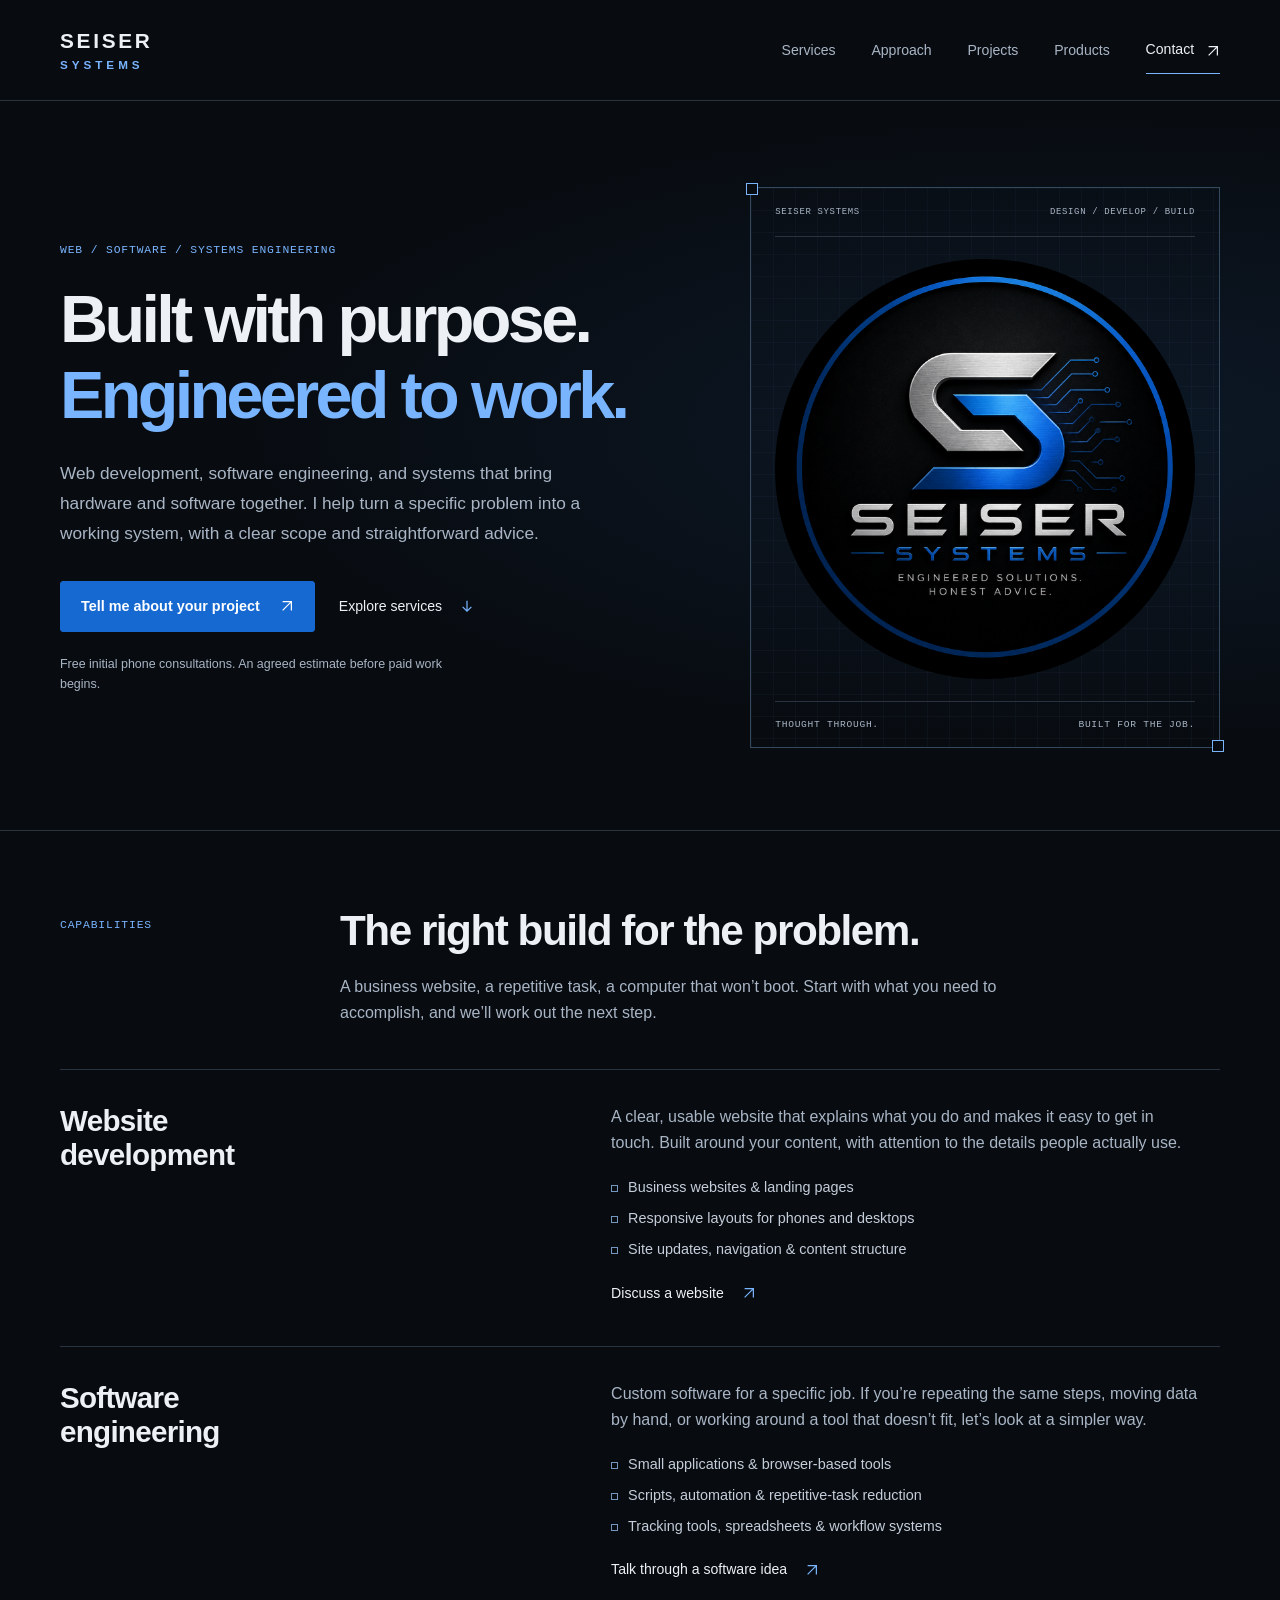
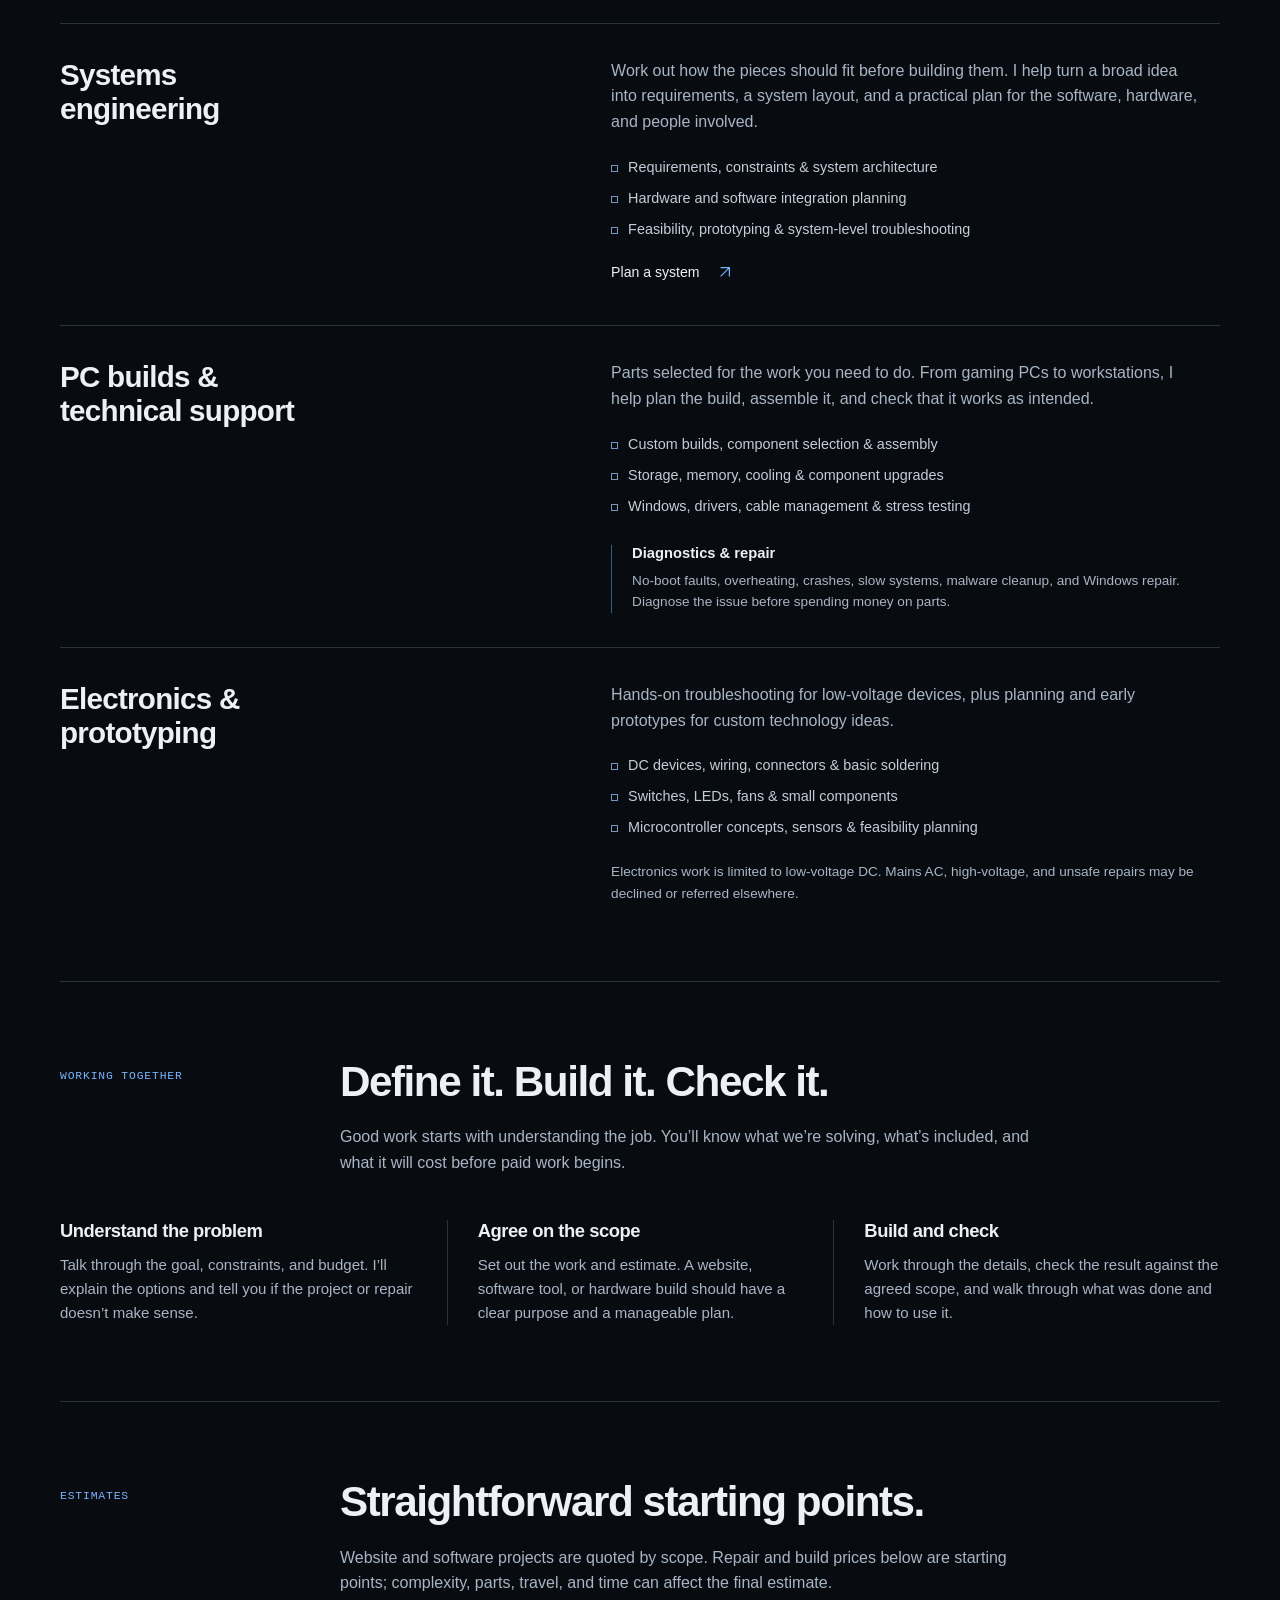
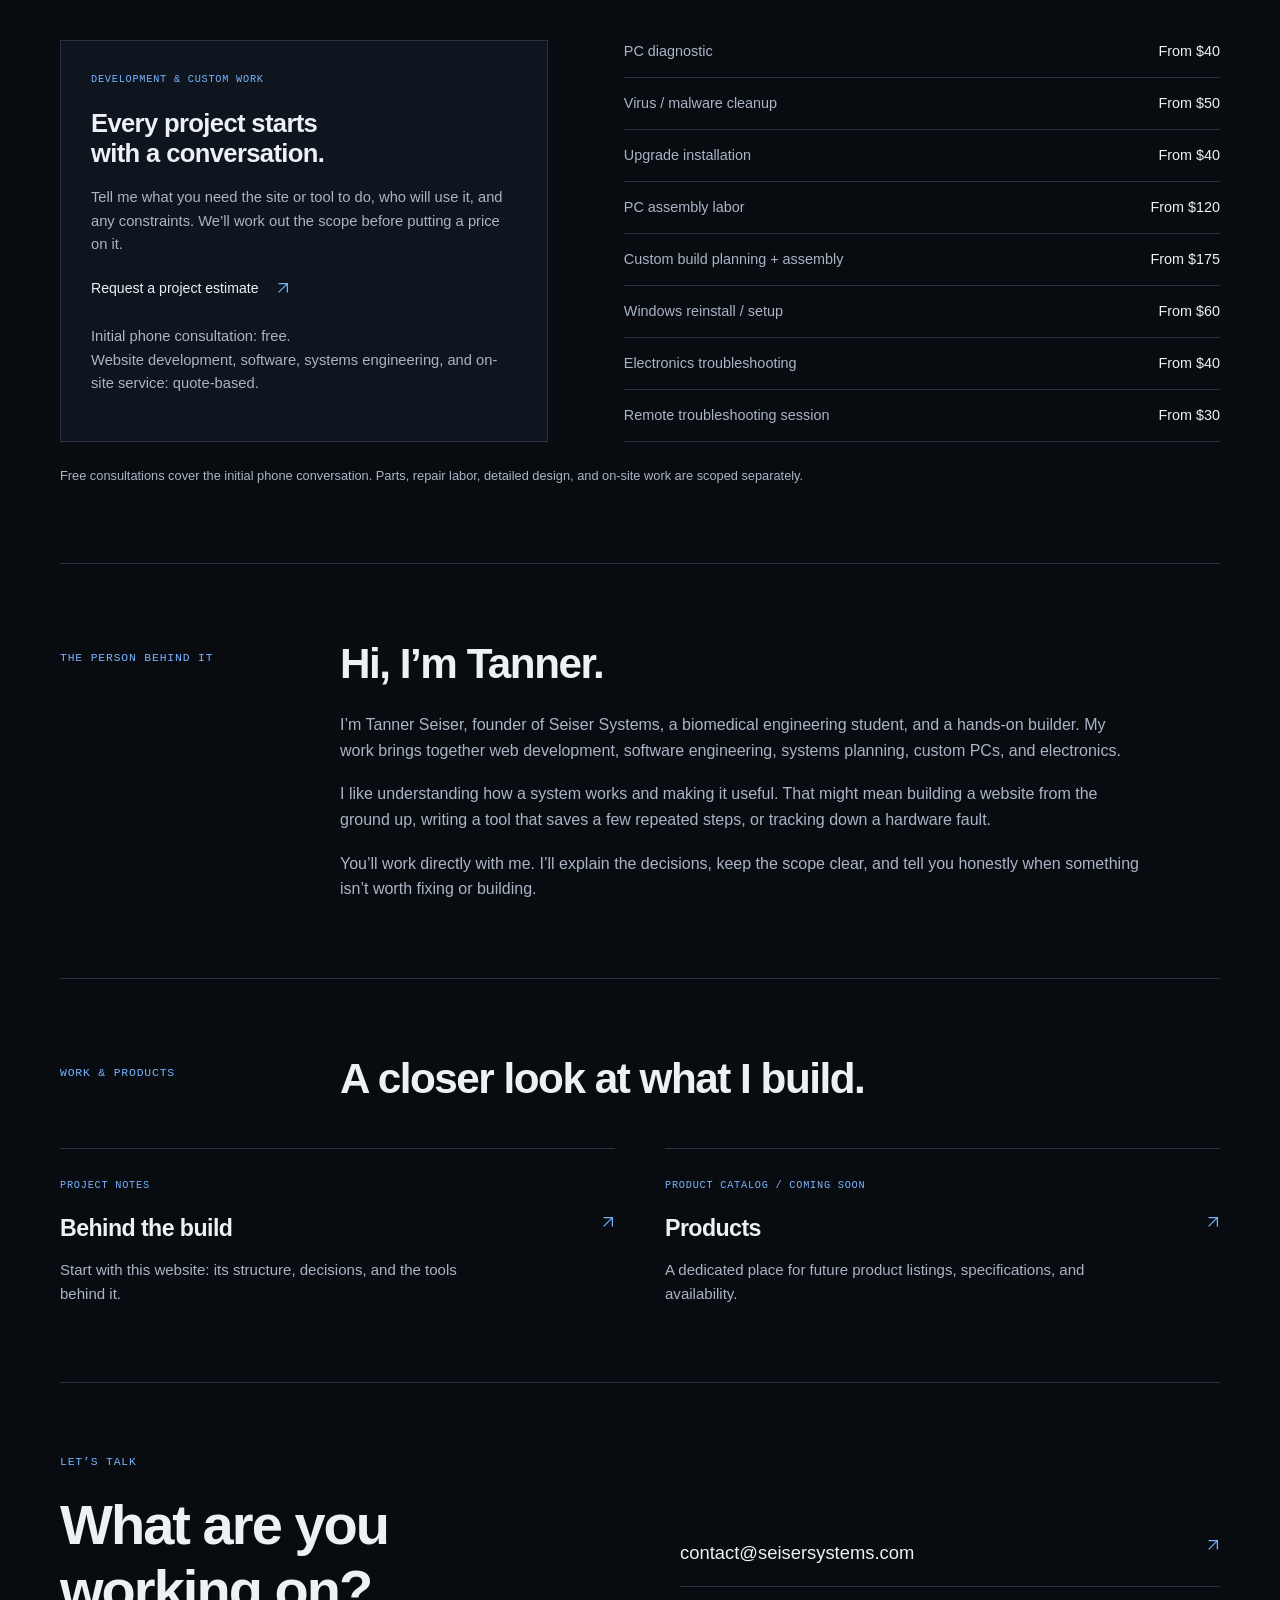
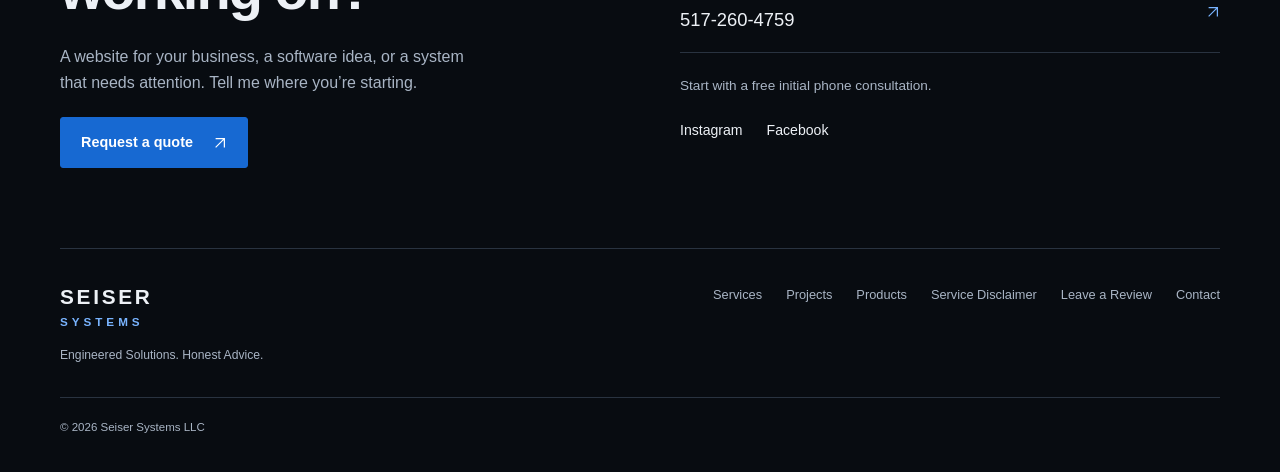
<file: index.html>
<!doctype html>
<html lang="en">
  <head>
    <meta charset="utf-8">
    <meta name="viewport" content="width=device-width, initial-scale=1">
    <title>Seiser Systems | Web Development, Software &amp; Systems Engineering</title>
    <meta name="description" content="Web development, software engineering, systems engineering, custom PCs, and electronics troubleshooting by Tanner Seiser. Clear scope, practical engineering, and honest advice.">
    <link rel="icon" href="assets/logos/seiser-systems-logo.png">
    <link rel="stylesheet" href="css/style.css">
  </head>
  <body>
    <a class="skip-link" href="#main-content">Skip to content</a>
    <header class="site-header">
      <div class="site-header-inner">
        <a class="wordmark" href="index.html" aria-label="Seiser Systems home">SEISER<span>SYSTEMS</span></a>
        <nav class="primary-nav" aria-label="Main navigation">
          <a href="index.html#services">Services</a>
          <a href="index.html#approach">Approach</a>
          <a href="pages/projects.html">Projects</a>
          <a href="pages/products.html">Products</a>
          <a href="index.html#contact">Contact <svg class="arrow-icon" viewBox="0 0 16 16" fill="none" aria-hidden="true" focusable="false"><path d="M3 13 13 3M3 3h10v10" stroke="currentColor" stroke-width="1.4"/></svg></a>
        </nav>
      </div>
    </header>
    <main id="main-content">
      <section class="hero home-hero" id="top" aria-labelledby="home-heading">
        <div class="hero-inner">
          <div class="hero-copy">
            <p class="eyebrow">Web / Software / Systems engineering</p>
            <h1 id="home-heading">Built with purpose. <br><span>Engineered to work.</span></h1>
            <p class="hero-summary">Web development, software engineering, and systems that bring hardware and software together. I help turn a specific problem into a working system, with a clear scope and straightforward advice.</p>
            <div class="hero-actions">
              <a class="button button-primary" href="https://forms.gle/vS6BLfuFiEZz8chR6">Tell me about your project <svg class="arrow-icon" viewBox="0 0 16 16" fill="none" aria-hidden="true" focusable="false"><path d="M3 13 13 3M3 3h10v10" stroke="currentColor" stroke-width="1.4"/></svg></a>
              <a class="text-link" href="#services">Explore services <svg class="arrow-icon" viewBox="0 0 16 16" fill="none" aria-hidden="true" focusable="false"><path d="M8 2v12m-5-5 5 5 5-5" stroke="currentColor" stroke-width="1.4"/></svg></a>
            </div>
            <p class="consultation-note">Free initial phone consultations. An agreed estimate before paid work begins.</p>
          </div>
          <figure class="brand-drawing">
            <div class="drawing-heading">
              <span>SEISER SYSTEMS</span>
              <span>DESIGN / DEVELOP / BUILD</span>
            </div>
            <img src="assets/logos/seiser-systems-logo.png" alt="Seiser Systems — Engineered Solutions. Honest Advice." width="1254" height="1254" fetchpriority="high">
            <figcaption><span>Thought through.</span><span>Built for the job.</span></figcaption>
          </figure>
        </div>
      </section>
      <section class="section services-section" id="services" aria-labelledby="services-heading">
        <div class="section-heading">
          <p class="section-kicker">Capabilities</p>
          <div>
            <h2 id="services-heading">The right build for the problem.</h2>
            <p>A business website, a repetitive task, a computer that won&rsquo;t boot. Start with what you need to accomplish, and we&rsquo;ll work out the next step.</p>
          </div>
        </div>
        <article class="service-row" id="web-development" aria-labelledby="web-heading">
          <div class="service-title">
            <h3 id="web-heading">Website <br>development</h3>
          </div>
          <div class="service-description">
            <p>A clear, usable website that explains what you do and makes it easy to get in touch. Built around your content, with attention to the details people actually use.</p>
            <ul class="service-details">
              <li>Business websites &amp; landing pages</li>
              <li>Responsive layouts for phones and desktops</li>
              <li>Site updates, navigation &amp; content structure</li>
            </ul>
            <a class="text-link" href="https://forms.gle/vS6BLfuFiEZz8chR6">Discuss a website <svg class="arrow-icon" viewBox="0 0 16 16" fill="none" aria-hidden="true" focusable="false"><path d="M3 13 13 3M3 3h10v10" stroke="currentColor" stroke-width="1.4"/></svg></a>
          </div>
        </article>
        <article class="service-row" id="custom-tech-solutions" aria-labelledby="software-heading">
          <div class="service-title">
            <h3 id="software-heading">Software <br>engineering</h3>
          </div>
          <div class="service-description">
            <p>Custom software for a specific job. If you&rsquo;re repeating the same steps, moving data by hand, or working around a tool that doesn&rsquo;t fit, let&rsquo;s look at a simpler way.</p>
            <ul class="service-details">
              <li>Small applications &amp; browser-based tools</li>
              <li>Scripts, automation &amp; repetitive-task reduction</li>
              <li>Tracking tools, spreadsheets &amp; workflow systems</li>
            </ul>
            <a class="text-link" href="https://forms.gle/vS6BLfuFiEZz8chR6">Talk through a software idea <svg class="arrow-icon" viewBox="0 0 16 16" fill="none" aria-hidden="true" focusable="false"><path d="M3 13 13 3M3 3h10v10" stroke="currentColor" stroke-width="1.4"/></svg></a>
          </div>
        </article>
        <article class="service-row" id="systems-engineering" aria-labelledby="systems-heading">
          <div class="service-title">
            <h3 id="systems-heading">Systems <br>engineering</h3>
          </div>
          <div class="service-description">
            <p>Work out how the pieces should fit before building them. I help turn a broad idea into requirements, a system layout, and a practical plan for the software, hardware, and people involved.</p>
            <ul class="service-details">
              <li>Requirements, constraints &amp; system architecture</li>
              <li>Hardware and software integration planning</li>
              <li>Feasibility, prototyping &amp; system-level troubleshooting</li>
            </ul>
            <a class="text-link" href="https://forms.gle/vS6BLfuFiEZz8chR6">Plan a system <svg class="arrow-icon" viewBox="0 0 16 16" fill="none" aria-hidden="true" focusable="false"><path d="M3 13 13 3M3 3h10v10" stroke="currentColor" stroke-width="1.4"/></svg></a>
          </div>
        </article>
        <article class="service-row" id="custom-pcs-upgrades" aria-labelledby="pcs-heading">
          <div class="service-title">
            <h3 id="pcs-heading">PC builds &amp; <br>technical support</h3>
          </div>
          <div class="service-description">
            <p>Parts selected for the work you need to do. From gaming PCs to workstations, I help plan the build, assemble it, and check that it works as intended.</p>
            <ul class="service-details">
              <li>Custom builds, component selection &amp; assembly</li>
              <li>Storage, memory, cooling &amp; component upgrades</li>
              <li>Windows, drivers, cable management &amp; stress testing</li>
            </ul>
            <div class="service-subsection" id="diagnostics-repair">
              <h4>Diagnostics &amp; repair</h4>
              <p>No-boot faults, overheating, crashes, slow systems, malware cleanup, and Windows repair. Diagnose the issue before spending money on parts.</p>
            </div>
          </div>
        </article>
        <article class="service-row" id="electronics-troubleshooting" aria-labelledby="electronics-heading">
          <div class="service-title">
            <h3 id="electronics-heading">Electronics &amp; <br>prototyping</h3>
          </div>
          <div class="service-description">
            <p>Hands-on troubleshooting for low-voltage devices, plus planning and early prototypes for custom technology ideas.</p>
            <ul class="service-details">
              <li>DC devices, wiring, connectors &amp; basic soldering</li>
              <li>Switches, LEDs, fans &amp; small components</li>
              <li>Microcontroller concepts, sensors &amp; feasibility planning</li>
            </ul>
            <p class="boundary-note">Electronics work is limited to low-voltage DC. Mains AC, high-voltage, and unsafe repairs may be declined or referred elsewhere.</p>
          </div>
        </article>
      </section>
      <section class="section" id="approach" aria-labelledby="approach-heading">
        <div class="section-heading">
          <p class="section-kicker">Working together</p>
          <div>
            <h2 id="approach-heading">Define it. Build it. Check it.</h2>
            <p>Good work starts with understanding the job. You&rsquo;ll know what we&rsquo;re solving, what&rsquo;s included, and what it will cost before paid work begins.</p>
          </div>
        </div>
        <ol class="process-list">
          <li>
            <h3>Understand the problem</h3>
            <p>Talk through the goal, constraints, and budget. I&rsquo;ll explain the options and tell you if the project or repair doesn&rsquo;t make sense.</p>
          </li>
          <li>
            <h3>Agree on the scope</h3>
            <p>Set out the work and estimate. A website, software tool, or hardware build should have a clear purpose and a manageable plan.</p>
          </li>
          <li>
            <h3>Build and check</h3>
            <p>Work through the details, check the result against the agreed scope, and walk through what was done and how to use it.</p>
          </li>
        </ol>
      </section>
      <section class="section" id="pricing" aria-labelledby="pricing-heading">
        <div class="section-heading">
          <p class="section-kicker">Estimates</p>
          <div>
            <h2 id="pricing-heading">Straightforward starting points.</h2>
            <p>Website and software projects are quoted by scope. Repair and build prices below are starting points; complexity, parts, travel, and time can affect the final estimate.</p>
          </div>
        </div>
        <div class="pricing-layout">
          <div class="project-pricing">
            <p class="section-kicker">Development &amp; custom work</p>
            <h3>Every project starts <br>with a conversation.</h3>
            <p>Tell me what you need the site or tool to do, who will use it, and any constraints. We&rsquo;ll work out the scope before putting a price on it.</p>
            <a class="text-link" href="https://forms.gle/vS6BLfuFiEZz8chR6">Request a project estimate <svg class="arrow-icon" viewBox="0 0 16 16" fill="none" aria-hidden="true" focusable="false"><path d="M3 13 13 3M3 3h10v10" stroke="currentColor" stroke-width="1.4"/></svg></a>
            <p class="small-note">Initial phone consultation: free. <br>Website development, software, systems engineering, and on-site service: quote-based.</p>
          </div>
          <ul class="pricing-list" aria-label="Hardware and support starting prices">
            <li><span>PC diagnostic</span><strong>From $40</strong></li>
            <li><span>Virus / malware cleanup</span><strong>From $50</strong></li>
            <li><span>Upgrade installation</span><strong>From $40</strong></li>
            <li><span>PC assembly labor</span><strong>From $120</strong></li>
            <li><span>Custom build planning + assembly</span><strong>From $175</strong></li>
            <li><span>Windows reinstall / setup</span><strong>From $60</strong></li>
            <li><span>Electronics troubleshooting</span><strong>From $40</strong></li>
            <li><span>Remote troubleshooting session</span><strong>From $30</strong></li>
          </ul>
        </div>
        <p class="pricing-note">Free consultations cover the initial phone conversation. Parts, repair labor, detailed design, and on-site work are scoped separately.</p>
      </section>
      <section class="section about-section" id="about" aria-labelledby="about-heading">
        <div class="section-heading">
          <p class="section-kicker">The person behind it</p>
          <div>
            <h2 id="about-heading">Hi, I&rsquo;m Tanner.</h2>
            <div class="content-stack">
              <p>I&rsquo;m Tanner Seiser, founder of Seiser Systems, a biomedical engineering student, and a hands-on builder. My work brings together web development, software engineering, systems planning, custom PCs, and electronics.</p>
              <p>I like understanding how a system works and making it useful. That might mean building a website from the ground up, writing a tool that saves a few repeated steps, or tracking down a hardware fault.</p>
              <p>You&rsquo;ll work directly with me. I&rsquo;ll explain the decisions, keep the scope clear, and tell you honestly when something isn&rsquo;t worth fixing or building.</p>
            </div>
          </div>
        </div>
      </section>
      <section class="section work-section" id="projects" aria-labelledby="work-heading">
        <div class="section-heading">
          <p class="section-kicker">Work &amp; products</p>
          <div>
            <h2 id="work-heading">A closer look at what I build.</h2>
          </div>
        </div>
        <div class="link-grid">
          <a class="editorial-link" href="pages/projects.html">
            <span class="section-kicker">Project notes</span>
            <h3>Behind the build <svg class="arrow-icon" viewBox="0 0 16 16" fill="none" aria-hidden="true" focusable="false"><path d="M3 13 13 3M3 3h10v10" stroke="currentColor" stroke-width="1.4"/></svg></h3>
            <p>Start with this website: its structure, decisions, and the tools behind it.</p>
          </a>
          <a class="editorial-link" href="pages/products.html">
            <span class="section-kicker">Product catalog / Coming soon</span>
            <h3>Products <svg class="arrow-icon" viewBox="0 0 16 16" fill="none" aria-hidden="true" focusable="false"><path d="M3 13 13 3M3 3h10v10" stroke="currentColor" stroke-width="1.4"/></svg></h3>
            <p>A dedicated place for future product listings, specifications, and availability.</p>
          </a>
        </div>
      </section>
      <section class="section contact-section" id="contact" aria-labelledby="contact-heading">
        <p class="section-kicker">Let&rsquo;s talk</p>
        <div class="contact-layout">
          <div>
            <h2 id="contact-heading">What are you <br>working on?</h2>
            <p>A website for your business, a software idea, or a system that needs attention. Tell me where you&rsquo;re starting.</p>
            <a class="button button-primary" href="https://forms.gle/vS6BLfuFiEZz8chR6">Request a quote <svg class="arrow-icon" viewBox="0 0 16 16" fill="none" aria-hidden="true" focusable="false"><path d="M3 13 13 3M3 3h10v10" stroke="currentColor" stroke-width="1.4"/></svg></a>
          </div>
          <div class="contact-details">
            <a href="mailto:contact@seisersystems.com">contact@seisersystems.com <svg class="arrow-icon" viewBox="0 0 16 16" fill="none" aria-hidden="true" focusable="false"><path d="M3 13 13 3M3 3h10v10" stroke="currentColor" stroke-width="1.4"/></svg></a>
            <a href="tel:+15172604759">517-260-4759 <svg class="arrow-icon" viewBox="0 0 16 16" fill="none" aria-hidden="true" focusable="false"><path d="M3 13 13 3M3 3h10v10" stroke="currentColor" stroke-width="1.4"/></svg></a>
            <p>Start with a free initial phone consultation.</p>
            <div class="social-links">
              <a href="https://www.instagram.com/seisersystems">Instagram</a>
              <a href="https://www.facebook.com/share/1Dia5i5sug/?mibextid=wwXIfr">Facebook</a>
            </div>
          </div>
        </div>
      </section>
    </main>
    <footer class="site-footer">
      <div class="footer-inner">
        <div class="footer-brand">
          <a class="wordmark" href="index.html">SEISER<span>SYSTEMS</span></a>
          <p>Engineered Solutions. Honest Advice.</p>
        </div>
        <nav class="footer-links" aria-label="Footer navigation">
          <a href="index.html#services">Services</a>
          <a href="pages/projects.html">Projects</a>
          <a href="pages/products.html">Products</a>
          <a href="pages/disclaimer.html">Service Disclaimer</a>
          <a href="pages/review.html">Leave a Review</a>
          <a href="index.html#contact">Contact</a>
        </nav>
        <p class="footer-meta">&copy; 2026 Seiser Systems LLC</p>
      </div>
    </footer>
  </body>
</html>
</file>
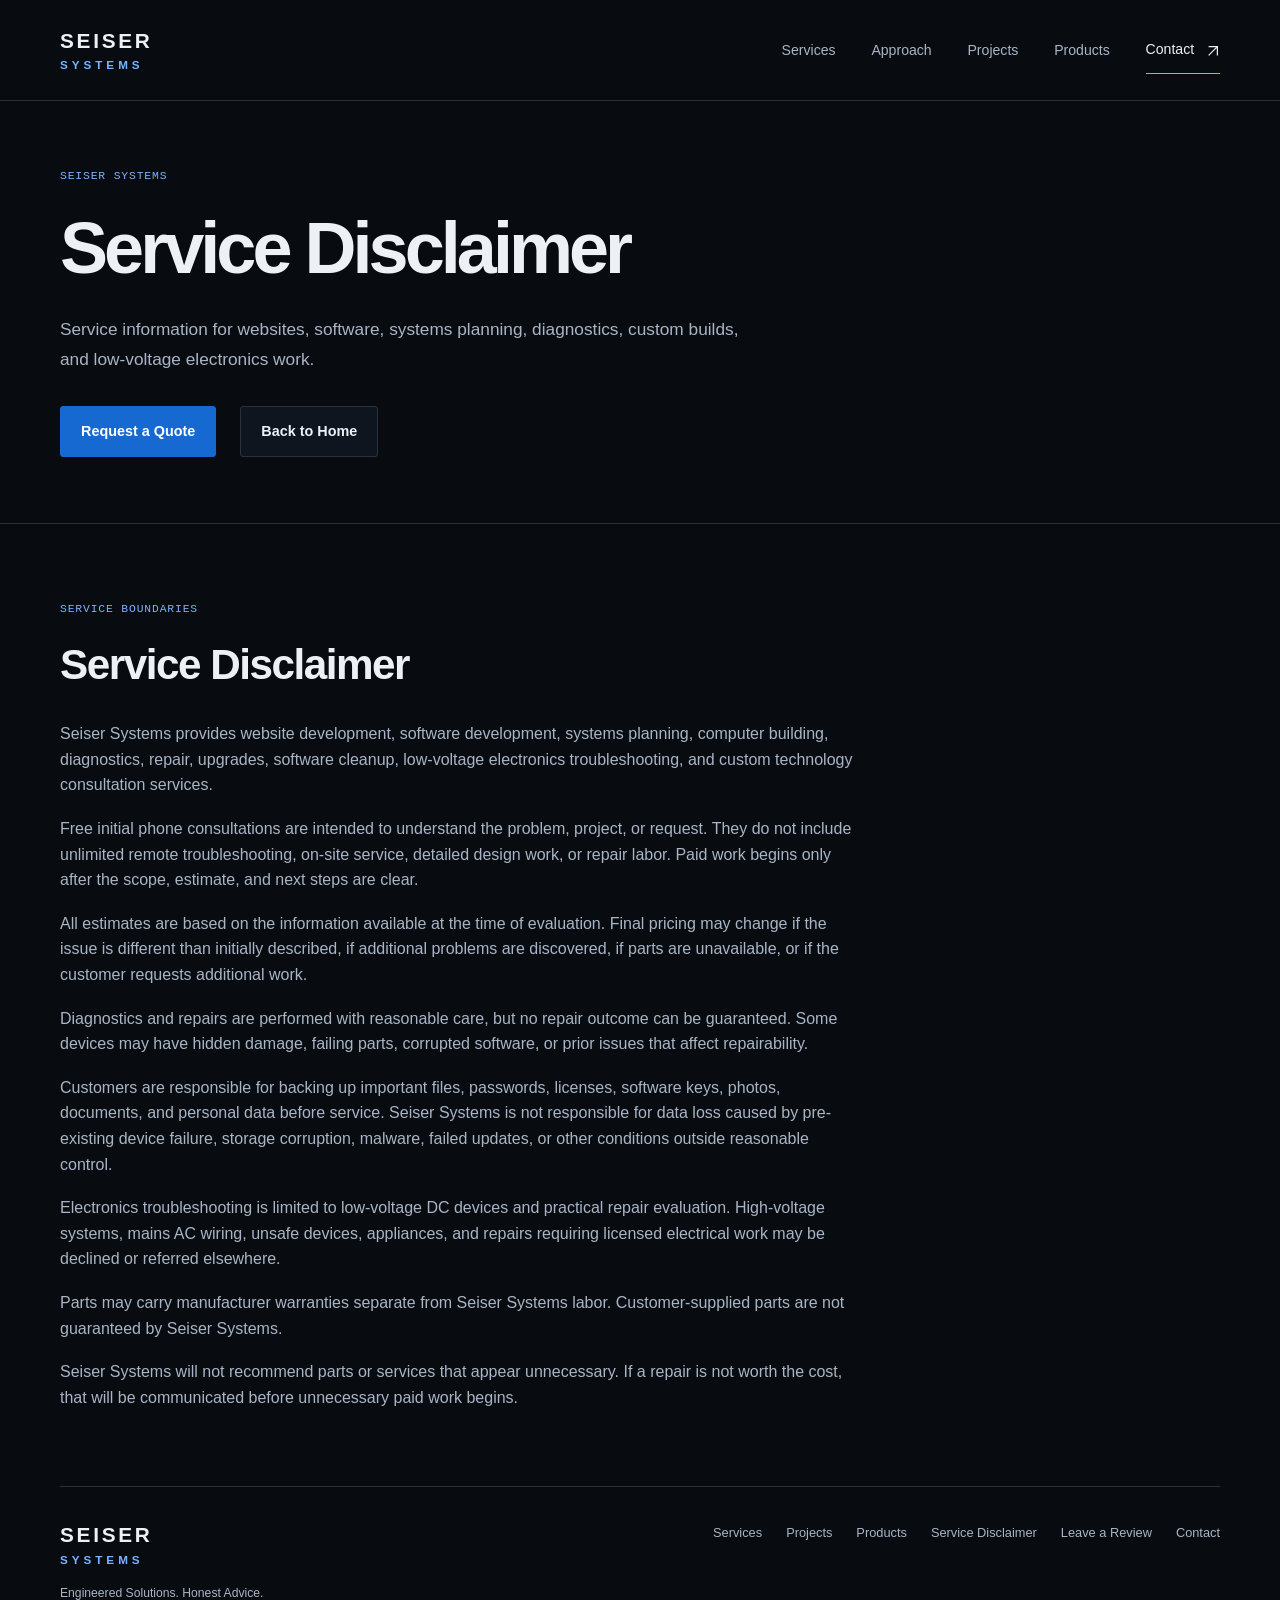
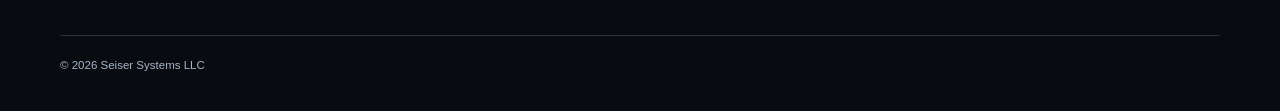
<file: pages/disclaimer.html>
<!doctype html>
<html lang="en">
  <head>
    <meta charset="utf-8">
    <meta name="viewport" content="width=device-width, initial-scale=1">
    <title>Service Disclaimer | Seiser Systems</title>
    <meta name="description" content="Service disclaimer for Seiser Systems computer building, diagnostics, repair, upgrades, software cleanup, low-voltage electronics troubleshooting, and technology consultation.">
    <link rel="icon" href="../assets/logos/seiser-systems-logo.png">
    <link rel="stylesheet" href="../css/style.css">
  </head>
  <body>
    <a class="skip-link" href="#main-content">Skip to content</a>
    <header class="site-header">
      <div class="site-header-inner">
        <a class="wordmark" href="../index.html" aria-label="Seiser Systems home">SEISER<span>SYSTEMS</span></a>
        <nav class="primary-nav" aria-label="Main navigation">
          <a href="../index.html#services">Services</a>
          <a href="../index.html#approach">Approach</a>
          <a href="projects.html">Projects</a>
          <a href="products.html">Products</a>
          <a href="../index.html#contact">Contact <svg class="arrow-icon" viewBox="0 0 16 16" fill="none" aria-hidden="true" focusable="false"><path d="M3 13 13 3M3 3h10v10" stroke="currentColor" stroke-width="1.4"/></svg></a>
        </nav>
      </div>
    </header>
    <header class="hero page-hero">
      <div class="hero-inner">
        <div class="hero-copy">
          <p class="eyebrow">Seiser Systems</p>
          <h1>Service Disclaimer</h1>
          <p class="hero-summary">
          Service information for websites, software, systems planning, diagnostics, custom builds, and low-voltage electronics work.
        </p>
          <div class="hero-actions">
            <a class="button button-primary" href="https://forms.gle/vS6BLfuFiEZz8chR6">Request a Quote</a>
            <a class="button button-secondary" href="../index.html">Back to Home</a>
          </div>
        </div>
      </div>
    </header>
    <main id="main-content">
      <section class="section page-section" aria-labelledby="disclaimer-heading">
        <div class="section-header">
          <p class="section-kicker">Service boundaries</p>
          <h2 id="disclaimer-heading">Service Disclaimer</h2>
        </div>
        <div class="content-stack legal-copy">
          <p>Seiser Systems provides website development, software development, systems planning, computer building, diagnostics, repair, upgrades, software cleanup, low-voltage electronics troubleshooting, and custom technology consultation services.</p>
          <p>Free initial phone consultations are intended to understand the problem, project, or request. They do not include unlimited remote troubleshooting, on-site service, detailed design work, or repair labor. Paid work begins only after the scope, estimate, and next steps are clear.</p>
          <p>All estimates are based on the information available at the time of evaluation. Final pricing may change if the issue is different than initially described, if additional problems are discovered, if parts are unavailable, or if the customer requests additional work.</p>
          <p>Diagnostics and repairs are performed with reasonable care, but no repair outcome can be guaranteed. Some devices may have hidden damage, failing parts, corrupted software, or prior issues that affect repairability.</p>
          <p>Customers are responsible for backing up important files, passwords, licenses, software keys, photos, documents, and personal data before service. Seiser Systems is not responsible for data loss caused by pre-existing device failure, storage corruption, malware, failed updates, or other conditions outside reasonable control.</p>
          <p>Electronics troubleshooting is limited to low-voltage DC devices and practical repair evaluation. High-voltage systems, mains AC wiring, unsafe devices, appliances, and repairs requiring licensed electrical work may be declined or referred elsewhere.</p>
          <p>Parts may carry manufacturer warranties separate from Seiser Systems labor. Customer-supplied parts are not guaranteed by Seiser Systems.</p>
          <p>Seiser Systems will not recommend parts or services that appear unnecessary. If a repair is not worth the cost, that will be communicated before unnecessary paid work begins.</p>
        </div>
      </section>
    </main>
    <footer class="site-footer">
      <div class="footer-inner">
        <div class="footer-brand">
          <a class="wordmark" href="../index.html">SEISER<span>SYSTEMS</span></a>
          <p>Engineered Solutions. Honest Advice.</p>
        </div>
        <nav class="footer-links" aria-label="Footer navigation">
          <a href="../index.html#services">Services</a>
          <a href="projects.html">Projects</a>
          <a href="products.html">Products</a>
          <a href="disclaimer.html">Service Disclaimer</a>
          <a href="review.html">Leave a Review</a>
          <a href="../index.html#contact">Contact</a>
        </nav>
        <p class="footer-meta">&copy; 2026 Seiser Systems LLC</p>
      </div>
    </footer>
  </body>
</html>
</file>
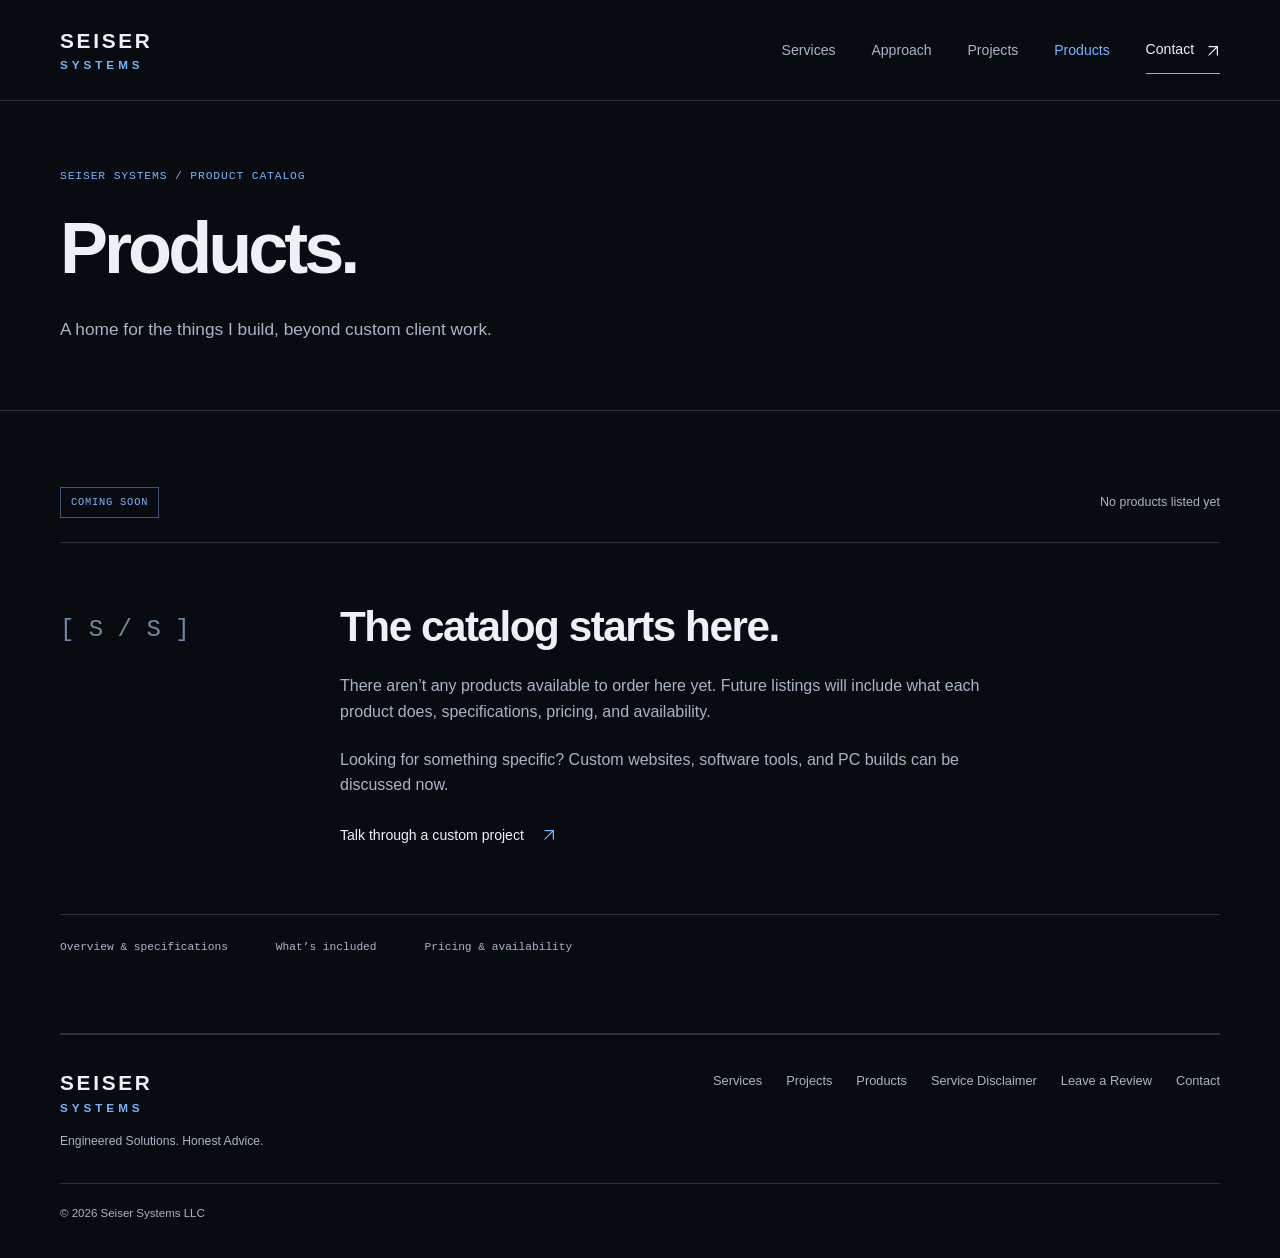
<file: pages/products.html>
<!doctype html>
<html lang="en">
  <head>
    <meta charset="utf-8">
    <meta name="viewport" content="width=device-width, initial-scale=1">
    <title>Products | Seiser Systems</title>
    <meta name="description" content="The Seiser Systems product catalog is coming soon. Contact Tanner about custom websites, software tools, and PC builds in the meantime.">
    <link rel="icon" href="../assets/logos/seiser-systems-logo.png">
    <link rel="stylesheet" href="../css/style.css">
  </head>
  <body>
    <a class="skip-link" href="#main-content">Skip to content</a>
    <header class="site-header">
      <div class="site-header-inner">
        <a class="wordmark" href="../index.html" aria-label="Seiser Systems home">SEISER<span>SYSTEMS</span></a>
        <nav class="primary-nav" aria-label="Main navigation">
          <a href="../index.html#services">Services</a>
          <a href="../index.html#approach">Approach</a>
          <a href="projects.html">Projects</a>
          <a href="products.html" aria-current="page">Products</a>
          <a href="../index.html#contact">Contact <svg class="arrow-icon" viewBox="0 0 16 16" fill="none" aria-hidden="true" focusable="false"><path d="M3 13 13 3M3 3h10v10" stroke="currentColor" stroke-width="1.4"/></svg></a>
        </nav>
      </div>
    </header>
    <main id="main-content">
      <section class="hero page-hero" aria-labelledby="products-heading">
        <div class="hero-inner">
          <div class="hero-copy">
            <p class="eyebrow">Seiser Systems / Product catalog</p>
            <h1 id="products-heading">Products.</h1>
            <p class="hero-summary">A home for the things I build, beyond custom client work.</p>
          </div>
        </div>
      </section>
      <section class="section catalog-section" aria-labelledby="catalog-heading">
        <div class="catalog-status">
          <span class="status-label">Coming soon</span>
          <span class="small-note">No products listed yet</span>
        </div>
        <div class="catalog-empty">
          <span class="catalog-mark" aria-hidden="true">[ S / S ]</span>
          <div>
            <h2 id="catalog-heading">The catalog starts here.</h2>
            <p>There aren&rsquo;t any products available to order here yet. Future listings will include what each product does, specifications, pricing, and availability.</p>
            <p>Looking for something specific? Custom websites, software tools, and PC builds can be discussed now.</p>
            <a class="text-link" href="../index.html#contact">Talk through a custom project <svg class="arrow-icon" viewBox="0 0 16 16" fill="none" aria-hidden="true" focusable="false"><path d="M3 13 13 3M3 3h10v10" stroke="currentColor" stroke-width="1.4"/></svg></a>
          </div>
        </div>
        <div class="catalog-fields" aria-label="Information for future product listings">
          <span>Overview &amp; specifications</span>
          <span>What&rsquo;s included</span>
          <span>Pricing &amp; availability</span>
        </div>
      </section>
    </main>
    <footer class="site-footer">
      <div class="footer-inner">
        <div class="footer-brand">
          <a class="wordmark" href="../index.html">SEISER<span>SYSTEMS</span></a>
          <p>Engineered Solutions. Honest Advice.</p>
        </div>
        <nav class="footer-links" aria-label="Footer navigation">
          <a href="../index.html#services">Services</a>
          <a href="projects.html">Projects</a>
          <a href="products.html">Products</a>
          <a href="disclaimer.html">Service Disclaimer</a>
          <a href="review.html">Leave a Review</a>
          <a href="../index.html#contact">Contact</a>
        </nav>
        <p class="footer-meta">&copy; 2026 Seiser Systems LLC</p>
      </div>
    </footer>
  </body>
</html>
</file>
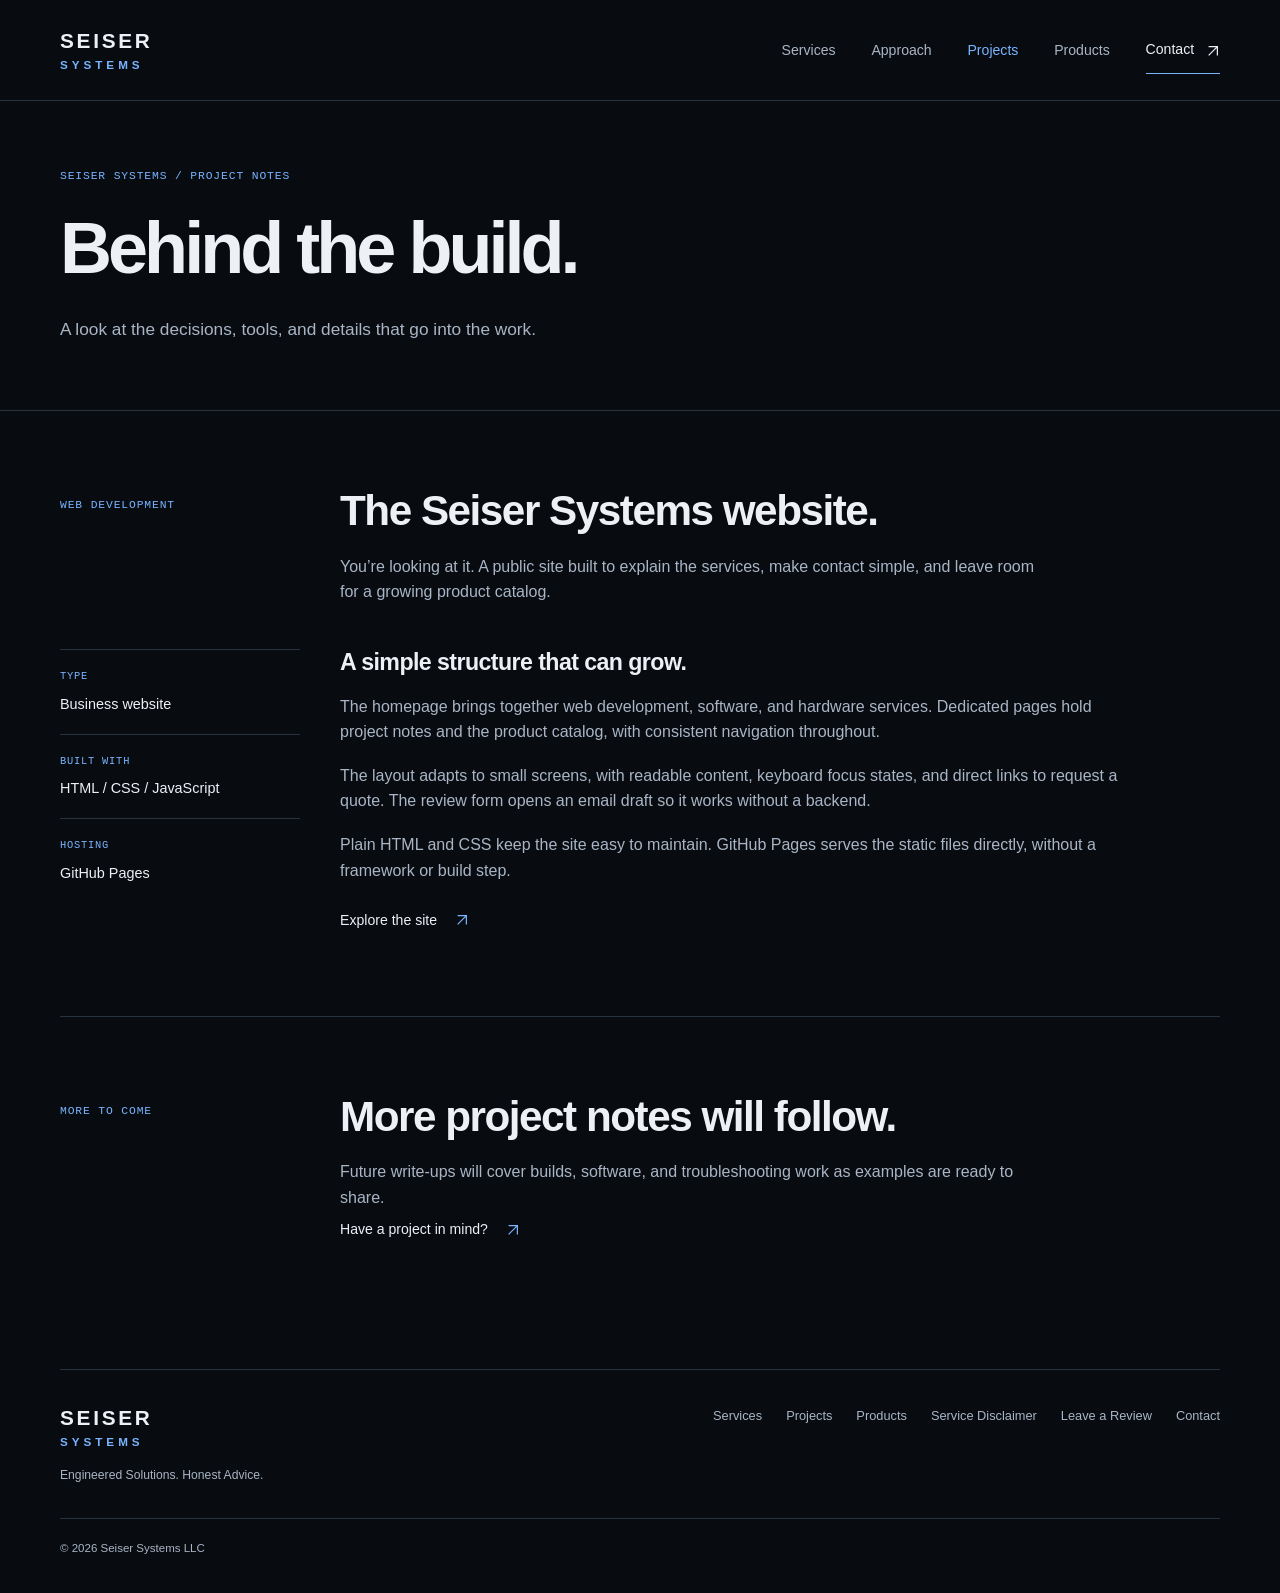
<file: pages/projects.html>
<!doctype html>
<html lang="en">
  <head>
    <meta charset="utf-8">
    <meta name="viewport" content="width=device-width, initial-scale=1">
    <title>Projects | Seiser Systems</title>
    <meta name="description" content="A look at Seiser Systems projects, starting with the design and development of this static website.">
    <link rel="icon" href="../assets/logos/seiser-systems-logo.png">
    <link rel="stylesheet" href="../css/style.css">
  </head>
  <body>
    <a class="skip-link" href="#main-content">Skip to content</a>
    <header class="site-header">
      <div class="site-header-inner">
        <a class="wordmark" href="../index.html" aria-label="Seiser Systems home">SEISER<span>SYSTEMS</span></a>
        <nav class="primary-nav" aria-label="Main navigation">
          <a href="../index.html#services">Services</a>
          <a href="../index.html#approach">Approach</a>
          <a href="projects.html" aria-current="page">Projects</a>
          <a href="products.html">Products</a>
          <a href="../index.html#contact">Contact <svg class="arrow-icon" viewBox="0 0 16 16" fill="none" aria-hidden="true" focusable="false"><path d="M3 13 13 3M3 3h10v10" stroke="currentColor" stroke-width="1.4"/></svg></a>
        </nav>
      </div>
    </header>
    <main id="main-content">
      <section class="hero page-hero" aria-labelledby="projects-heading">
        <div class="hero-inner">
          <div class="hero-copy">
            <p class="eyebrow">Seiser Systems / Project notes</p>
            <h1 id="projects-heading">Behind the build.</h1>
            <p class="hero-summary">A look at the decisions, tools, and details that go into the work.</p>
          </div>
        </div>
      </section>
      <section class="section" aria-labelledby="site-project-heading">
        <div class="section-heading">
          <p class="section-kicker">Web development</p>
          <div>
            <h2 id="site-project-heading">The Seiser Systems website.</h2>
            <p>You&rsquo;re looking at it. A public site built to explain the services, make contact simple, and leave room for a growing product catalog.</p>
          </div>
        </div>
        <div class="project-case">
          <dl class="project-facts">
            <div>
              <dt>Type</dt>
              <dd>Business website</dd>
            </div>
            <div>
              <dt>Built with</dt>
              <dd>HTML / CSS / JavaScript</dd>
            </div>
            <div>
              <dt>Hosting</dt>
              <dd>GitHub Pages</dd>
            </div>
          </dl>
          <div class="content-stack">
            <h3>A simple structure that can grow.</h3>
            <p>The homepage brings together web development, software, and hardware services. Dedicated pages hold project notes and the product catalog, with consistent navigation throughout.</p>
            <p>The layout adapts to small screens, with readable content, keyboard focus states, and direct links to request a quote. The review form opens an email draft so it works without a backend.</p>
            <p>Plain HTML and CSS keep the site easy to maintain. GitHub Pages serves the static files directly, without a framework or build step.</p>
            <a class="text-link" href="../index.html">Explore the site <svg class="arrow-icon" viewBox="0 0 16 16" fill="none" aria-hidden="true" focusable="false"><path d="M3 13 13 3M3 3h10v10" stroke="currentColor" stroke-width="1.4"/></svg></a>
          </div>
        </div>
      </section>
      <section class="section page-section" aria-labelledby="more-projects-heading">
        <div class="section-heading">
          <p class="section-kicker">More to come</p>
          <div>
            <h2 id="more-projects-heading">More project notes will follow.</h2>
            <p>Future write-ups will cover builds, software, and troubleshooting work as examples are ready to share.</p>
            <a class="text-link" href="../index.html#contact">Have a project in mind? <svg class="arrow-icon" viewBox="0 0 16 16" fill="none" aria-hidden="true" focusable="false"><path d="M3 13 13 3M3 3h10v10" stroke="currentColor" stroke-width="1.4"/></svg></a>
          </div>
        </div>
      </section>
    </main>
    <footer class="site-footer">
      <div class="footer-inner">
        <div class="footer-brand">
          <a class="wordmark" href="../index.html">SEISER<span>SYSTEMS</span></a>
          <p>Engineered Solutions. Honest Advice.</p>
        </div>
        <nav class="footer-links" aria-label="Footer navigation">
          <a href="../index.html#services">Services</a>
          <a href="projects.html">Projects</a>
          <a href="products.html">Products</a>
          <a href="disclaimer.html">Service Disclaimer</a>
          <a href="review.html">Leave a Review</a>
          <a href="../index.html#contact">Contact</a>
        </nav>
        <p class="footer-meta">&copy; 2026 Seiser Systems LLC</p>
      </div>
    </footer>
  </body>
</html>
</file>
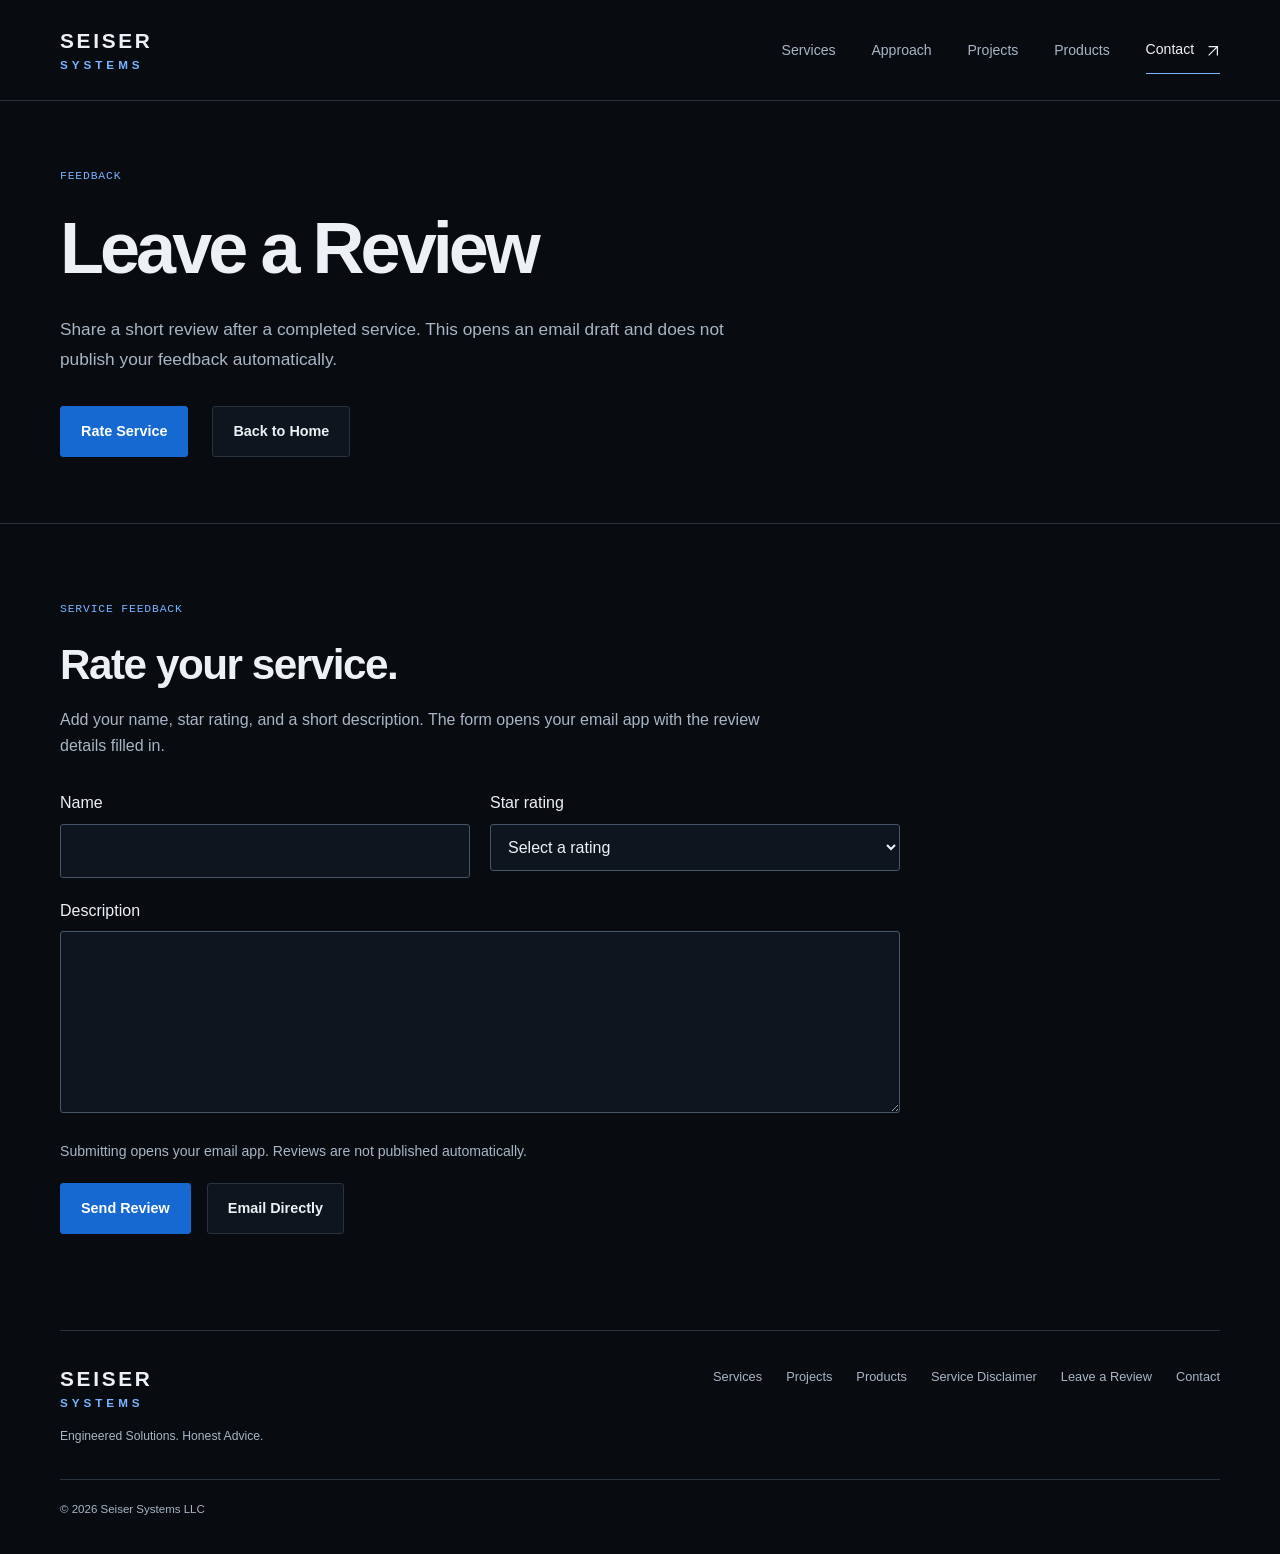
<file: pages/review.html>
<!doctype html>
<html lang="en">
  <head>
    <meta charset="utf-8">
    <meta name="viewport" content="width=device-width, initial-scale=1">
    <title>Leave a Review | Seiser Systems</title>
    <meta name="description" content="Leave a service review for Seiser Systems with your name, star rating, and description.">
    <link rel="icon" href="../assets/logos/seiser-systems-logo.png">
    <link rel="stylesheet" href="../css/style.css">
    <script src="../js/main.js" defer></script>
  </head>
  <body>
    <a class="skip-link" href="#main-content">Skip to content</a>
    <header class="site-header">
      <div class="site-header-inner">
        <a class="wordmark" href="../index.html" aria-label="Seiser Systems home">SEISER<span>SYSTEMS</span></a>
        <nav class="primary-nav" aria-label="Main navigation">
          <a href="../index.html#services">Services</a>
          <a href="../index.html#approach">Approach</a>
          <a href="projects.html">Projects</a>
          <a href="products.html">Products</a>
          <a href="../index.html#contact">Contact <svg class="arrow-icon" viewBox="0 0 16 16" fill="none" aria-hidden="true" focusable="false"><path d="M3 13 13 3M3 3h10v10" stroke="currentColor" stroke-width="1.4"/></svg></a>
        </nav>
      </div>
    </header>
    <header class="hero page-hero">
      <div class="hero-inner">
        <div class="hero-copy">
          <p class="eyebrow">Feedback</p>
          <h1>Leave a Review</h1>
          <p class="hero-summary">
          Share a short review after a completed service. This opens an email draft and does not publish your feedback automatically.
        </p>
          <div class="hero-actions">
            <a class="button button-primary" href="#review-form">Rate Service</a>
            <a class="button button-secondary" href="../index.html">Back to Home</a>
          </div>
        </div>
      </div>
    </header>
    <main id="main-content">
      <section class="section page-section" id="review-form" aria-labelledby="review-heading">
        <div class="section-header">
          <p class="section-kicker">Service feedback</p>
          <h2 id="review-heading">Rate your service.</h2>
          <p>
          Add your name, star rating, and a short description. The form opens your email app with the review details filled in.
        </p>
        </div>
        <form class="review-form" id="service-review-form">
          <div class="form-field">
            <label for="review-name">Name</label>
            <input type="text" id="review-name" name="name" autocomplete="name" required>
          </div>
          <div class="form-field">
            <label for="review-rating">Star rating</label>
            <select id="review-rating" name="rating" required>
            <option value="">Select a rating</option>
            <option value="5">5 stars</option>
            <option value="4">4 stars</option>
            <option value="3">3 stars</option>
            <option value="2">2 stars</option>
            <option value="1">1 star</option>
          </select>
          </div>
          <div class="form-field form-field-full">
            <label for="review-description">Description</label>
            <textarea id="review-description" name="description" rows="6" required></textarea>
          </div>
          <p class="form-help">
          Submitting opens your email app. Reviews are not published automatically.
        </p>
          <div class="form-actions">
            <button class="button button-primary" type="submit">Send Review</button>
            <a class="button button-secondary" href="mailto:contact@seisersystems.com?subject=Seiser%20Systems%20Service%20Review">Email Directly</a>
          </div>
          <p class="form-status" id="review-form-status" role="status" aria-live="polite"></p>
        </form>
      </section>
    </main>
    <footer class="site-footer">
      <div class="footer-inner">
        <div class="footer-brand">
          <a class="wordmark" href="../index.html">SEISER<span>SYSTEMS</span></a>
          <p>Engineered Solutions. Honest Advice.</p>
        </div>
        <nav class="footer-links" aria-label="Footer navigation">
          <a href="../index.html#services">Services</a>
          <a href="projects.html">Projects</a>
          <a href="products.html">Products</a>
          <a href="disclaimer.html">Service Disclaimer</a>
          <a href="review.html">Leave a Review</a>
          <a href="../index.html#contact">Contact</a>
        </nav>
        <p class="footer-meta">&copy; 2026 Seiser Systems LLC</p>
      </div>
    </footer>
  </body>
</html>
</file>
<file: css/style.css>
:root {
  --bg: #080c11;
  --surface: #0e151e;
  --text: #edf1f6;
  --muted: #a9b5c5;
  --accent: #79b4ff;
  --blue: #1769d2;
  --border: #293340;
  --max-width: 1160px;
  --mono: ui-monospace, SFMono-Regular, Consolas, monospace;
}

* { box-sizing: border-box; }
html { scroll-behavior: smooth; }
body {
  margin: 0;
  background: var(--bg);
  color: var(--text);
  font-family: -apple-system, BlinkMacSystemFont, "Segoe UI", sans-serif;
  font-size: 16px;
  line-height: 1.6;
  -webkit-font-smoothing: antialiased;
}
a { color: inherit; text-decoration: none; }
a, button, input, select, textarea { -webkit-tap-highlight-color: transparent; }
:focus-visible { outline: 2px solid var(--accent); outline-offset: 5px; }
.arrow-icon { width: 14px; height: 14px; flex-shrink: 0; vertical-align: middle; }
img { display: block; max-width: 100%; height: auto; }
h1, h2, h3, h4, p, figure { margin: 0; }
h1, h2, h3, h4 { line-height: 1.15; font-weight: 600; }
h1 { font-size: clamp(2.9rem, 5.2vw, 4.5rem); letter-spacing: -0.055em; }
h2 { font-size: clamp(1.9rem, 3.3vw, 2.7rem); letter-spacing: -0.035em; }
h3 { font-size: 1.45rem; letter-spacing: -0.025em; }
p { color: var(--muted); }
.skip-link {
  position: fixed;
  left: 16px;
  top: -100px;
  z-index: 50;
  background: var(--text);
  color: var(--bg);
  padding: 12px 20px;
}
.skip-link:focus { top: 12px; }
.site-header { border-bottom: 1px solid var(--border); }
.site-header-inner {
  width: min(var(--max-width), calc(100% - 80px));
  margin: auto;
  min-height: 100px;
  display: flex;
  justify-content: space-between;
  align-items: center;
  gap: 28px;
}
.wordmark {
  display: inline-flex;
  flex-direction: column;
  flex-shrink: 0;
  font-size: 1.3rem;
  font-weight: 700;
  letter-spacing: 0.13em;
  line-height: 1.12;
}
.wordmark span { color: var(--accent); font-size: 0.73rem; letter-spacing: 0.34em; margin-top: 6px; }
.primary-nav { display: flex; align-items: center; gap: clamp(16px, 2.8vw, 36px); }
.primary-nav a { color: var(--muted); font-size: 0.88rem; padding: 12px 0; }
.primary-nav a:last-child { color: var(--text); border-bottom: 1px solid var(--accent); }
.primary-nav a:hover, .primary-nav a[aria-current="page"], .footer-links a:hover, .social-links a:hover { color: var(--accent); }
.primary-nav .arrow-icon { margin-left: 8px; }
.hero { border-bottom: 1px solid var(--border); }
.home-hero {
  background-image: radial-gradient(ellipse at 85% 45%, #10233a88, transparent 55%);
}
.hero-inner, .section, .site-footer {
  width: min(var(--max-width), calc(100% - 80px));
  margin: 0 auto;
}
.hero-inner {
  display: grid;
  grid-template-columns: minmax(0, 1.35fr) minmax(0, 1fr);
  gap: 56px;
  align-items: center;
  padding: 86px 0 82px;
}
.eyebrow, .section-kicker, .drawing-heading, .brand-drawing figcaption, .status-label, .project-facts dt {
  font-family: var(--mono);
  font-size: 0.71rem;
  font-weight: 400;
  letter-spacing: 0.075em;
  text-transform: uppercase;
}
.eyebrow, .section-kicker { color: var(--accent); margin-bottom: 22px; }
.home-hero h1 span { color: var(--accent); }
.hero-summary { max-width: 560px; margin-top: 24px; font-size: 1.08rem; line-height: 1.75; }
.hero-actions { display: flex; flex-wrap: wrap; align-items: center; gap: 24px; margin-top: 32px; }
.button {
  display: inline-flex;
  align-items: center;
  justify-content: center;
  gap: 20px;
  min-height: 48px;
  border: 1px solid var(--border);
  border-radius: 3px;
  padding: 13px 20px;
  font: inherit;
  font-size: 0.9rem;
  font-weight: 600;
  cursor: pointer;
  transition: background 160ms ease, border-color 160ms ease;
}
.button-primary { background: var(--blue); border-color: var(--blue); color: #fff; }
.button-primary:hover { background: #205ab0; border-color: var(--accent); }
.button-secondary { background: var(--surface); color: var(--text); }
.button-secondary:hover { border-color: var(--accent); }
.text-link { display: inline-flex; align-items: center; gap: 18px; padding: 8px 0; color: var(--text); font-size: 0.88rem; }
.text-link:hover { color: var(--accent); }
.text-link .arrow-icon { color: var(--accent); }
.consultation-note { max-width: 420px; margin-top: 23px; font-size: 0.78rem; }
.brand-drawing {
  position: relative;
  padding: 0 24px;
  border: 1px solid #34485e;
  background-image: linear-gradient(#79b4ff09 1px, transparent 1px), linear-gradient(90deg, #79b4ff09 1px, transparent 1px);
  background-size: 22px 22px;
}
.brand-drawing::before, .brand-drawing::after {
  position: absolute;
  content: "";
  width: 10px;
  height: 10px;
  border: 1px solid var(--accent);
  background: var(--bg);
}
.brand-drawing::before { top: -5px; left: -5px; }
.brand-drawing::after { bottom: -5px; right: -5px; }
.drawing-heading { display: flex; justify-content: space-between; gap: 16px; color: var(--muted); padding: 17px 0; border-bottom: 1px solid var(--border); font-size: 0.56rem; }
.brand-drawing img { width: 100%; margin: 22px auto; border-radius: 50%; }
.brand-drawing figcaption { display: flex; justify-content: space-between; gap: 12px; padding: 15px 0; border-top: 1px solid var(--border); color: var(--muted); font-size: 0.6rem; }
.section { padding: 76px 0; border-bottom: 1px solid var(--border); }
[id] { scroll-margin-top: 24px; }
.section-heading { display: grid; grid-template-columns: 240px minmax(0, 1fr); gap: 40px; margin-bottom: 44px; }
.section-heading > .section-kicker { padding-top: 9px; }
.section-heading > div > p { max-width: 710px; margin-top: 18px; }
.service-row { display: grid; grid-template-columns: 1fr 1.25fr; gap: 64px; padding: 34px 0; border-top: 1px solid var(--border); }
.service-row:last-child { padding-bottom: 0; }
.service-title h3 { font-size: clamp(1.4rem, 2.8vw, 1.85rem); }
.service-description > p { max-width: 590px; }
.service-details { list-style: none; padding: 0; margin: 17px 0 8px; color: #c4cdd9; font-size: 0.9rem; }
.service-details li { position: relative; padding: 4px 0 4px 17px; }
.service-details li::before { content: ""; width: 5px; height: 5px; border: 1px solid #7397bf; position: absolute; top: 13px; left: 0; }
.service-subsection { border-left: 1px solid #3b5979; padding-left: 20px; margin-top: 23px; }
.service-subsection h4 { font-size: 0.92rem; margin-bottom: 8px; }
.service-subsection p, .boundary-note { font-size: 0.85rem; }
.boundary-note { margin-top: 18px; }
.process-list { padding: 0; margin: 0; display: grid; grid-template-columns: repeat(3, minmax(0, 1fr)); list-style: none; }
.process-list li { padding: 0 30px; border-left: 1px solid var(--border); }
.process-list li:first-child { padding-left: 0; border-left: 0; }
.process-list li:last-child { padding-right: 0; }
.process-list h3 { margin: 0 0 12px; font-size: 1.15rem; }
.process-list p { font-size: 0.94rem; }
.pricing-layout { display: grid; grid-template-columns: 0.9fr 1.1fr; gap: 76px; }
.project-pricing { padding: 30px; border: 1px solid var(--border); background: var(--surface); }
.project-pricing .section-kicker { font-size: 0.64rem; }
.project-pricing h3 { font-size: 1.6rem; }
.project-pricing > p:not(.section-kicker) { margin-top: 18px; font-size: 0.92rem; }
.project-pricing .text-link { margin-top: 12px; }
.small-note, .project-pricing .small-note { font-size: 0.78rem; color: var(--muted); }
.pricing-list { list-style: none; margin: 0; padding: 0; }
.pricing-list li { display: flex; justify-content: space-between; gap: 20px; border-bottom: 1px solid var(--border); padding: 14px 0; font-size: 0.9rem; }
.pricing-list li:first-child { padding-top: 0; }
.pricing-list span { color: var(--muted); }
.pricing-list strong { white-space: nowrap; font-weight: 500; }
.pricing-note { font-size: 0.8rem; margin-top: 24px; }
.content-stack { display: grid; gap: 18px; max-width: 800px; }
.about-section .content-stack { margin-top: 24px; }
.about-section .section-heading { margin-bottom: 0; }
.link-grid { display: grid; grid-template-columns: repeat(2, minmax(0, 1fr)); gap: 50px; }
.editorial-link { display: block; padding-top: 28px; border-top: 1px solid var(--border); }
.editorial-link h3 { display: flex; justify-content: space-between; margin-bottom: 16px; }
.editorial-link h3 .arrow-icon { color: var(--accent); }
.editorial-link p { max-width: 430px; font-size: 0.94rem; }
.editorial-link:hover h3 { color: var(--accent); }
.editorial-link .section-kicker { display: block; font-size: 0.64rem; }
.contact-section { padding-top: 70px; padding-bottom: 80px; border-bottom: 0; }
.contact-layout { display: grid; grid-template-columns: 1fr 1fr; gap: 80px; align-items: center; }
.contact-layout h2 { font-size: clamp(2.5rem, 4.5vw, 3.5rem); }
.contact-layout p { max-width: 430px; margin: 22px 0; }
.contact-details > a { display: flex; justify-content: space-between; gap: 16px; padding: 18px 0; border-bottom: 1px solid var(--border); font-size: clamp(0.9rem, 1.8vw, 1.15rem); overflow-wrap: anywhere; }
.contact-details > a:hover { color: var(--accent); }
.contact-details > a .arrow-icon { color: var(--accent); flex-shrink: 0; }
.contact-details p { font-size: 0.85rem; }
.social-links { display: flex; gap: 24px; font-size: 0.88rem; }
.page-hero .hero-inner { display: block; padding: 66px 0; }
.page-hero h1 { font-size: clamp(2.7rem, 6vw, 4.5rem); }
.page-hero .hero-summary { max-width: 680px; }
.page-section { border-bottom: 0; }
.page-section .section-header { margin-bottom: 32px; }
.section-header p:not(.section-kicker) { margin-top: 18px; max-width: 700px; }
.catalog-status { display: flex; align-items: center; justify-content: space-between; gap: 16px; padding-bottom: 24px; border-bottom: 1px solid var(--border); }
.status-label { color: var(--accent); border: 1px solid #3c5879; padding: 6px 10px; font-size: 0.65rem; }
.catalog-empty { display: grid; grid-template-columns: 240px minmax(0, 1fr); gap: 40px; padding: 60px 0; }
.catalog-mark { color: #7189a5; font-family: var(--mono); font-size: 1.5rem; padding-top: 8px; }
.catalog-empty p { max-width: 660px; margin-top: 22px; }
.catalog-empty .text-link { margin-top: 18px; }
.catalog-fields { display: flex; flex-wrap: wrap; gap: 20px 48px; color: var(--muted); font-family: var(--mono); font-size: 0.7rem; border-top: 1px solid var(--border); padding-top: 24px; }
.project-case { display: grid; grid-template-columns: 240px minmax(0, 1fr); gap: 40px; }
.project-facts { margin: 0; }
.project-facts div { border-top: 1px solid var(--border); padding: 18px 0; }
.project-facts dt { color: var(--accent); font-size: 0.65rem; }
.project-facts dd { margin: 8px 0 0; font-size: 0.9rem; }
.review-form { display: grid; grid-template-columns: repeat(2, minmax(0, 1fr)); gap: 20px; max-width: 840px; }
.form-field-full, .form-help, .form-actions, .form-status { grid-column: 1 / -1; }
.form-field label { display: block; margin-bottom: 8px; }
.form-field input, .form-field select, .form-field textarea { width: 100%; border: 1px solid #465569; border-radius: 3px; background: var(--surface); color: var(--text); font: inherit; padding: 13px; }
.form-field textarea { resize: vertical; }
.form-actions { display: flex; flex-wrap: wrap; gap: 16px; }
.form-help, .form-status { font-size: 0.88rem; }
.site-footer { border-top: 1px solid var(--border); padding: 36px 0; }
.footer-inner { display: grid; grid-template-columns: 1fr 1fr; gap: 32px; align-items: start; }
.footer-brand p { font-size: 0.76rem; margin-top: 18px; }
.footer-links { display: flex; flex-wrap: wrap; justify-content: flex-end; gap: 14px 24px; font-size: 0.8rem; color: var(--muted); }
.footer-meta { grid-column: 1 / -1; border-top: 1px solid var(--border); padding-top: 20px; font-size: 0.72rem; }

@media (max-width: 1000px) {
  .hero-inner { gap: 32px; }
  .home-hero h1 { font-size: 3.5rem; }
  .drawing-heading { font-size: 0.5rem; }
  .section-heading, .project-case, .catalog-empty { grid-template-columns: 180px minmax(0, 1fr); gap: 32px; }
  .service-row { gap: 36px; }
  .pricing-layout { gap: 36px; }
}
@media (max-width: 760px) {
  .site-header-inner, .hero-inner, .section, .site-footer { width: calc(100% - 40px); }
  .site-header-inner { padding: 22px 0 16px; flex-wrap: wrap; gap: 16px; }
  .primary-nav { width: 100%; justify-content: space-between; gap: 12px; }
  .primary-nav a { font-size: 0.8rem; padding: 8px 0; }
  .primary-nav .arrow-icon { margin-left: 2px; }
  .hero-inner { grid-template-columns: 1fr; gap: 44px; padding: 54px 0; }
  .home-hero h1 { font-size: clamp(2.6rem, 8.4vw, 3.8rem); }
  .hero-summary { font-size: 1rem; }
  .brand-drawing { width: min(100%, 400px); justify-self: center; }
  .drawing-heading { font-size: 0.56rem; }
  .section { padding: 52px 0; }
  .section-heading, .project-case, .catalog-empty { grid-template-columns: 1fr; gap: 12px; }
  .section-heading { margin-bottom: 32px; }
  .section-heading > .section-kicker { padding-top: 0; margin-bottom: 0; }
  .service-row { grid-template-columns: 1fr; gap: 20px; padding: 28px 0; }
  .service-title h3 { font-size: 1.6rem; }
  .service-title br { display: none; }
  .process-list, .pricing-layout, .contact-layout, .link-grid { grid-template-columns: 1fr; gap: 32px; }
  .process-list li, .process-list li:first-child, .process-list li:last-child { border-left: 0; border-top: 1px solid var(--border); padding: 24px 0 0; }
  .process-list { gap: 24px; }
  .project-pricing { padding: 24px; }
  .contact-layout { gap: 32px; }
  .contact-layout p { margin: 20px 0; }
  .page-hero .hero-inner { padding: 48px 0; }
  .catalog-empty { padding: 36px 0; gap: 28px; }
  .project-case { gap: 32px; }
  .footer-inner { grid-template-columns: 1fr; gap: 28px; }
  .footer-links { justify-content: flex-start; }
}
@media (max-width: 400px) {
  .hero-actions { align-items: stretch; gap: 16px; flex-direction: column; }
  .hero-actions .text-link { align-self: flex-start; }
  .eyebrow { font-size: 0.63rem; }
  .primary-nav { gap: 10px; }
  .primary-nav a { font-size: 0.75rem; }
  .primary-nav a:last-child .arrow-icon { display: none; }
  .brand-drawing { padding-inline: 18px; }
  .drawing-heading { font-size: 0.49rem; }
  .review-form { grid-template-columns: 1fr; }
  .pricing-list li { font-size: 0.82rem; gap: 10px; }
}
@media (prefers-reduced-motion: reduce) {
  html { scroll-behavior: auto; }
  *, *::before, *::after { animation: none !important; transition: none !important; }
}
</file>
